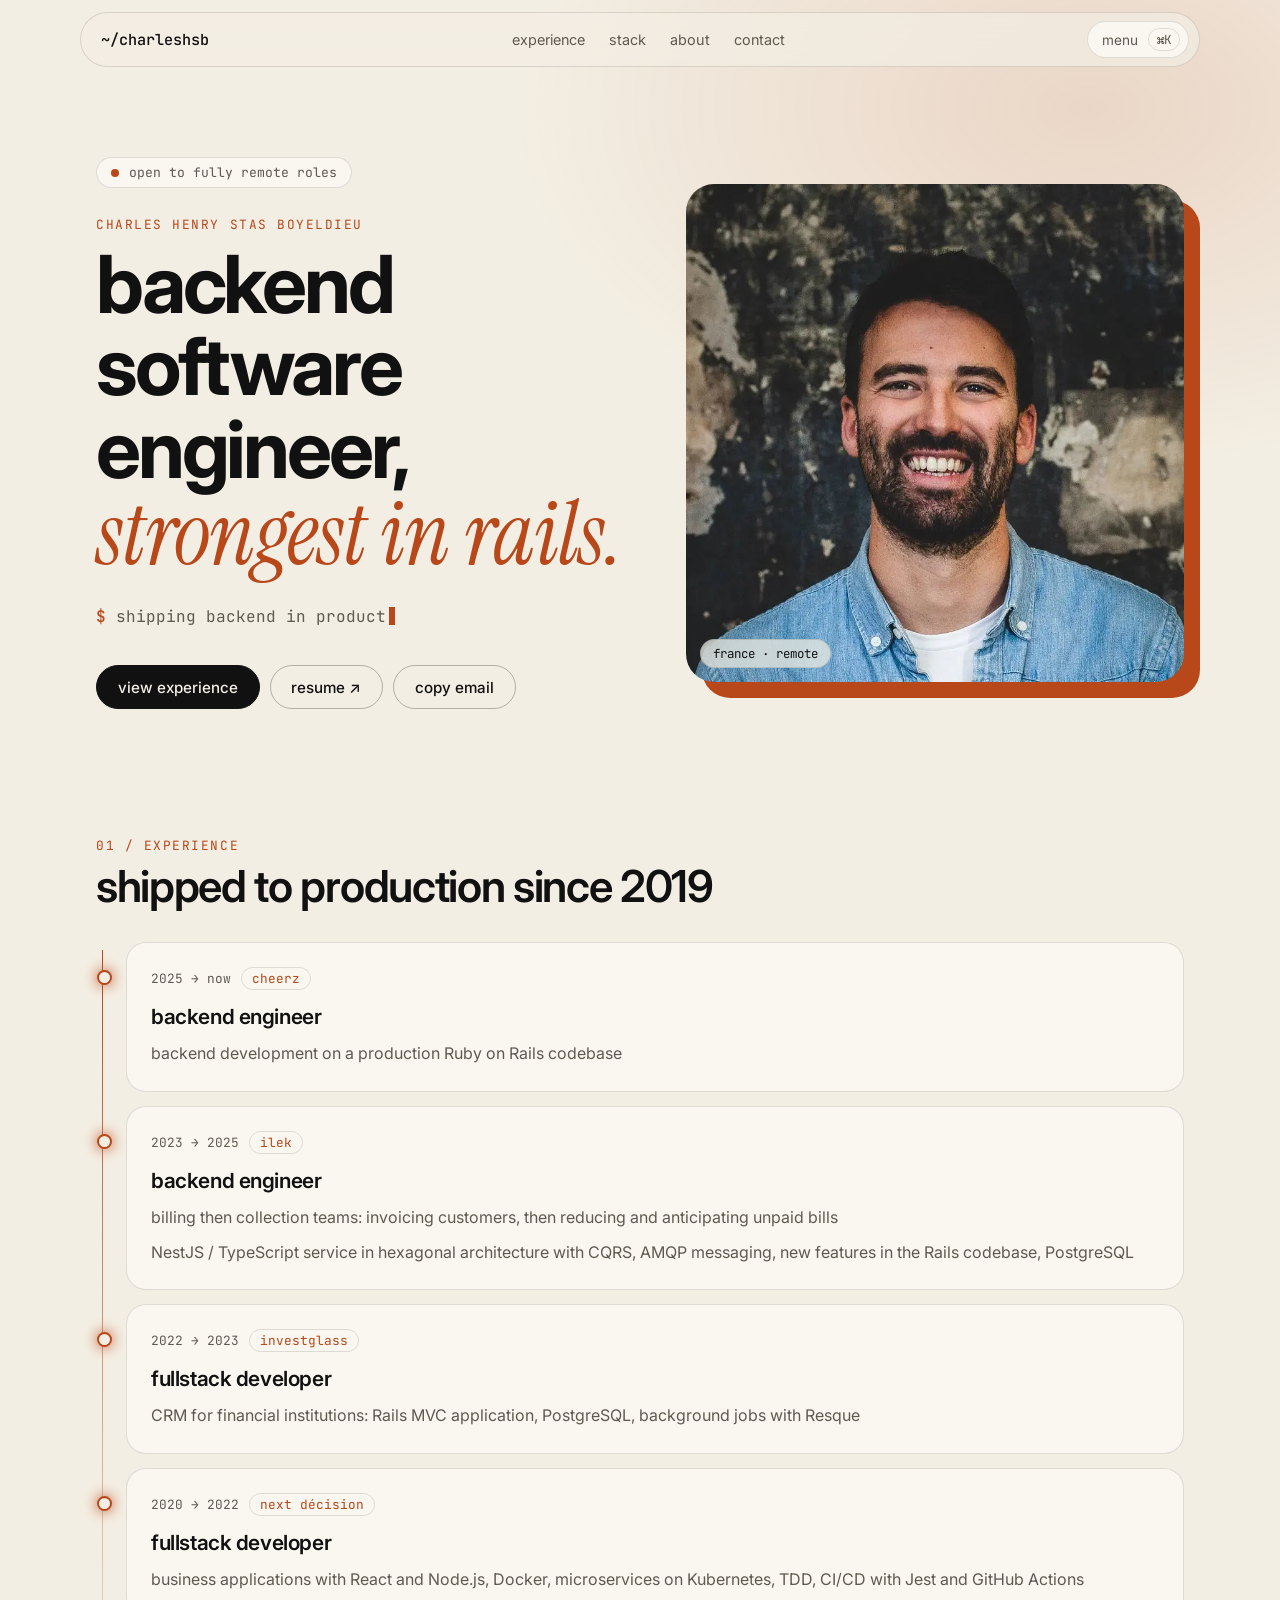
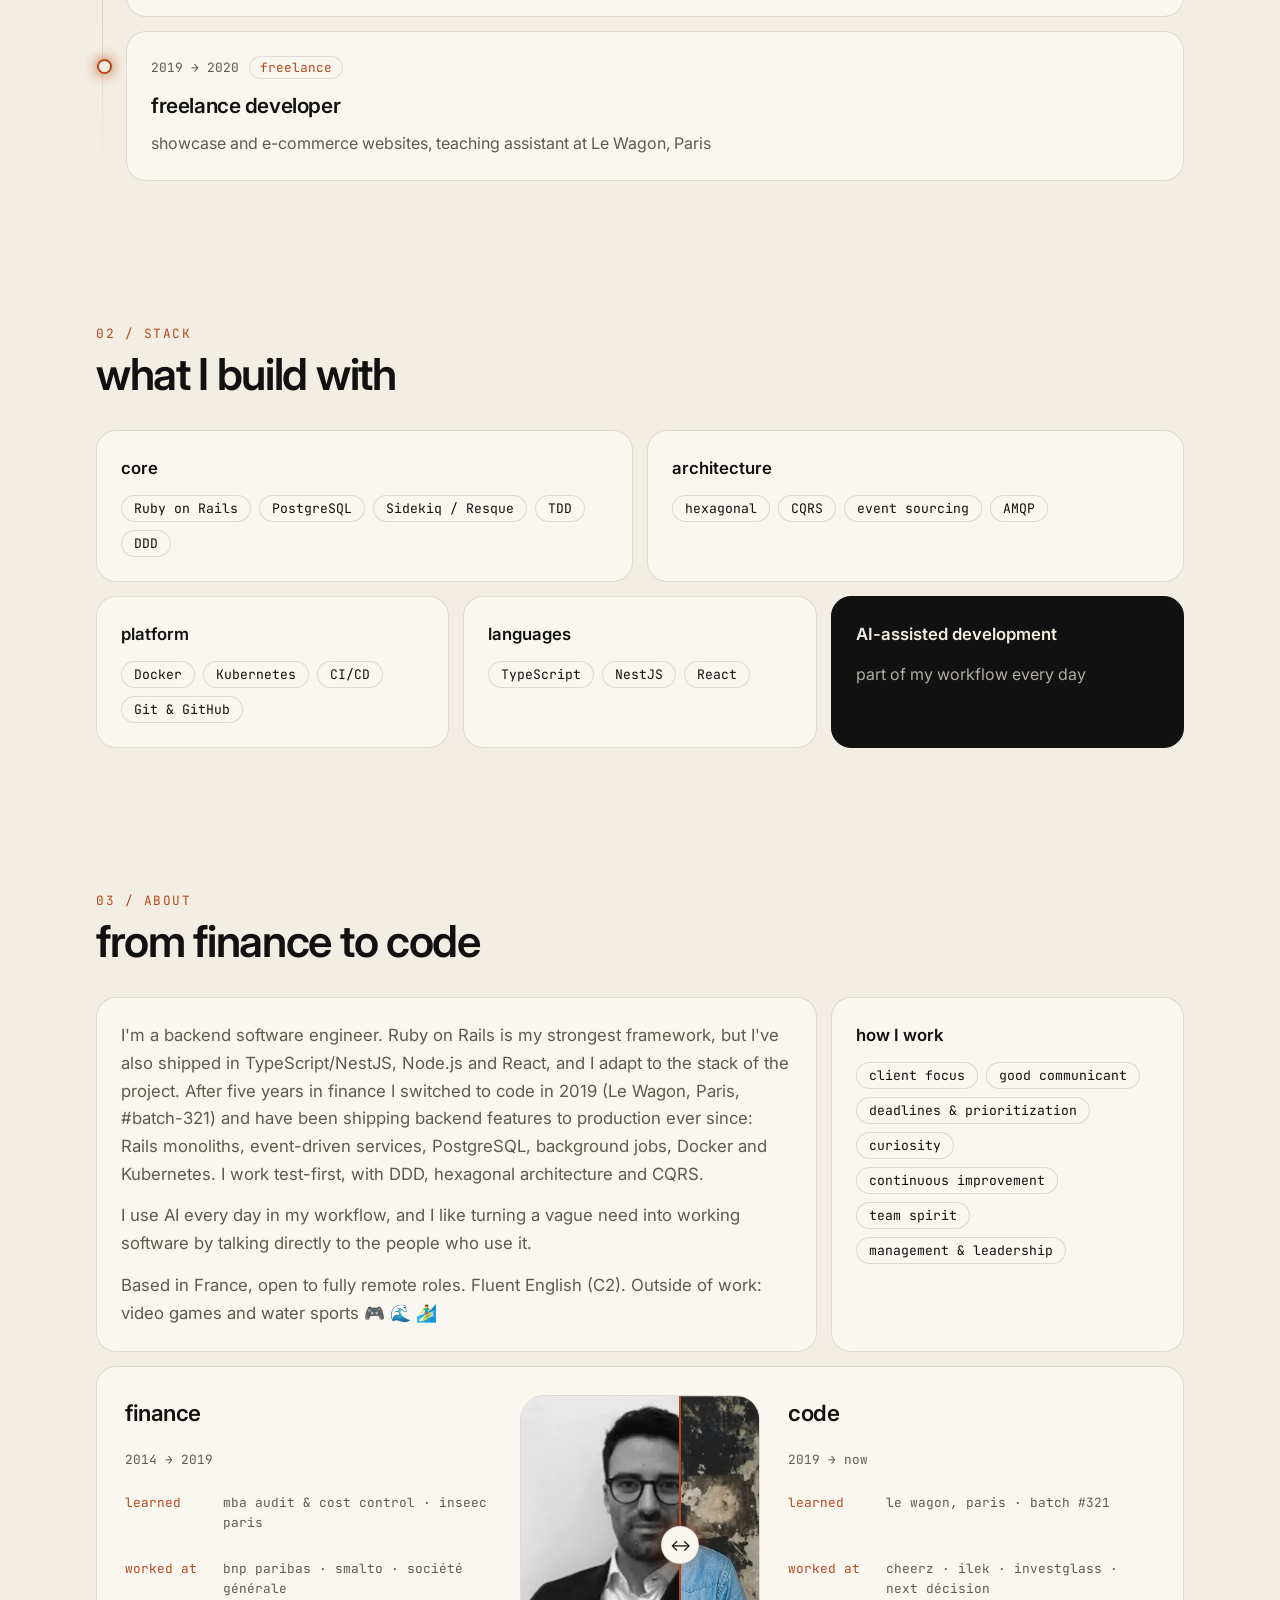
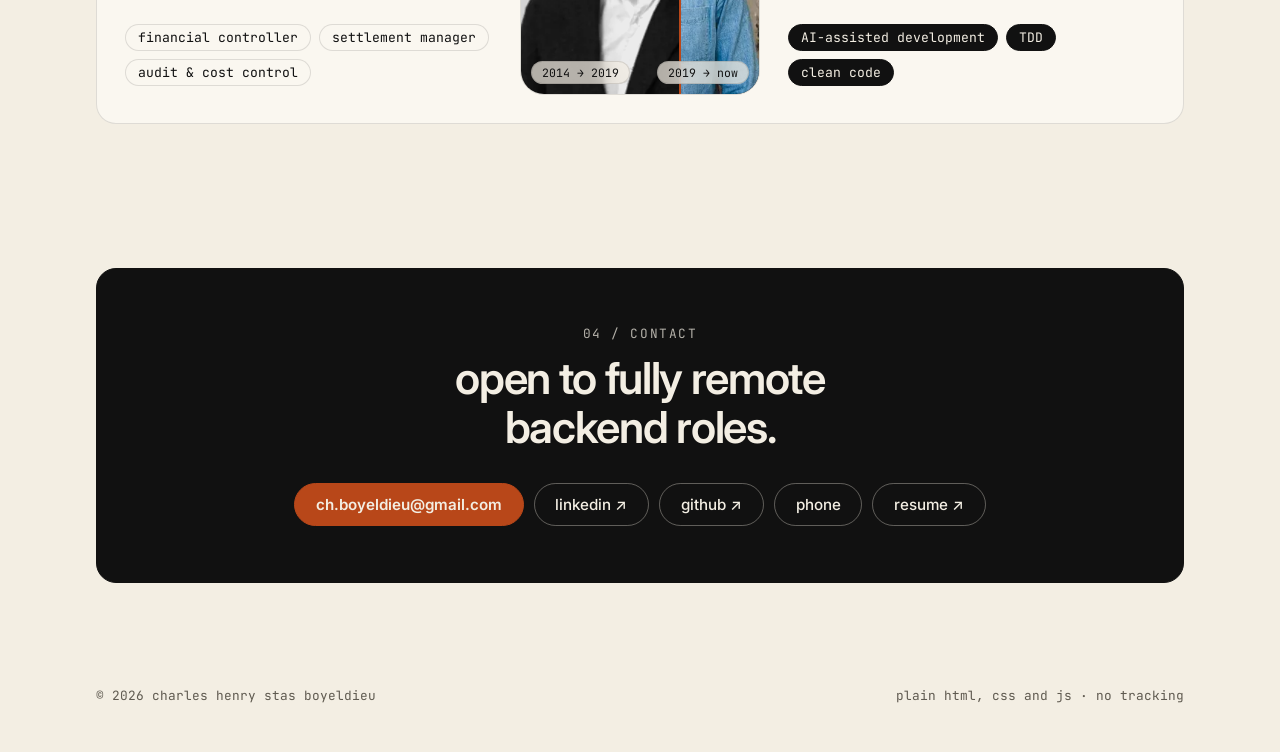
<file: index.html>
<!DOCTYPE html>
<html lang="en">
  <head>
    <meta charset="UTF-8">
    <meta name="viewport" content="width=device-width, initial-scale=1">
    <title>stas boyeldieu | backend software engineer</title>
    <meta name="description" content="Backend software engineer, strongest in Ruby on Rails, also TypeScript/NestJS. Builds with AI every day. Based in France, open to fully remote roles.">
    <meta name="theme-color" content="#f3eee3" media="(prefers-color-scheme: light)">
    <meta name="theme-color" content="#111111" media="(prefers-color-scheme: dark)">
    <link rel="icon" type="image/svg+xml" href="images/icon.svg?v=2">
    <link rel="icon" type="image/x-icon" sizes="32x32" href="images/favicon.ico?v=2">
    <link rel="apple-touch-icon" href="images/apple-touch-icon.png?v=2">
    <link rel="preload" as="image" href="images/portrait-lg.webp" fetchpriority="high">
    <link rel="preconnect" href="https://fonts.googleapis.com">
    <link rel="preconnect" href="https://fonts.gstatic.com" crossorigin>
    <link rel="stylesheet" href="https://fonts.googleapis.com/css2?family=Inter:wght@400;500;600;700&family=Instrument+Serif:ital@1&family=JetBrains+Mono:wght@400;500&display=swap">
    <link rel="stylesheet" href="css/style.css?v=7">
    <script>document.documentElement.classList.add('js')</script>
  </head>
  <body>
    <div class="aurora" aria-hidden="true"></div>

    <header class="nav">
      <a class="brand" href="#top">~/charleshsb</a>
      <nav aria-label="sections">
        <a href="#experience">experience</a>
        <a href="#stack">stack</a>
        <a href="#about">about</a>
        <a href="#contact">contact</a>
      </nav>
      <button class="kbd" type="button" data-open-palette aria-label="open the command menu">
        <span>menu</span><kbd>⌘K</kbd>
      </button>
    </header>

    <main id="top">
      <section class="hero">
        <div class="hero-text">
          <p class="status"><span class="dot"></span>open to fully remote roles</p>
          <p class="eyebrow">charles henry stas boyeldieu</p>
          <h1>backend software engineer, <span class="grad">strongest in rails.</span></h1>
          <p class="prompt"><b>$</b> <span id="typed">shipping backend in production</span><span class="cursor"></span></p>
          <div class="actions">
            <a class="btn primary" href="#experience">view experience</a>
            <a class="btn" href="images/cv/resume-stasboyeldieu.pdf" data-resume target="_blank" rel="noopener">resume ↗</a>
            <button class="btn" type="button" data-copy-email>copy email</button>
          </div>
        </div>
        <figure class="portrait">
          <img src="images/portrait-lg.webp" alt="portrait of charles henry stas boyeldieu" width="800" height="800" fetchpriority="high">
          <figcaption>france · remote</figcaption>
        </figure>
      </section>

      <section class="section" id="experience">
        <p class="eyebrow">01 / experience</p>
        <h2>shipped to production since 2019</h2>
        <div class="log">
          <article class="entry reveal">
            <div class="card">
              <div class="meta"><span class="date">2025 → now</span><span class="co">cheerz</span></div>
              <h3>backend engineer</h3>
              <p>backend development on a production Ruby on Rails codebase</p>
            </div>
          </article>
          <article class="entry reveal">
            <div class="card">
              <div class="meta"><span class="date">2023 → 2025</span><span class="co">ilek</span></div>
              <h3>backend engineer</h3>
              <p>billing then collection teams: invoicing customers, then reducing and anticipating unpaid bills</p>
              <p>NestJS / TypeScript service in hexagonal architecture with CQRS, AMQP messaging, new features in the Rails codebase, PostgreSQL</p>
            </div>
          </article>
          <article class="entry reveal">
            <div class="card">
              <div class="meta"><span class="date">2022 → 2023</span><span class="co">investglass</span></div>
              <h3>fullstack developer</h3>
              <p>CRM for financial institutions: Rails MVC application, PostgreSQL, background jobs with Resque</p>
            </div>
          </article>
          <article class="entry reveal">
            <div class="card">
              <div class="meta"><span class="date">2020 → 2022</span><span class="co">next décision</span></div>
              <h3>fullstack developer</h3>
              <p>business applications with React and Node.js, Docker, microservices on Kubernetes, TDD, CI/CD with Jest and GitHub Actions</p>
            </div>
          </article>
          <article class="entry reveal">
            <div class="card">
              <div class="meta"><span class="date">2019 → 2020</span><span class="co">freelance</span></div>
              <h3>freelance developer</h3>
              <p>showcase and e-commerce websites, teaching assistant at Le Wagon, Paris</p>
            </div>
          </article>
        </div>
      </section>

      <section class="section" id="stack">
        <p class="eyebrow">02 / stack</p>
        <h2>what I build with</h2>
        <div class="bento">
          <div class="card span-3 reveal">
            <h3>core</h3>
            <div class="chips"><span>Ruby on Rails</span><span>PostgreSQL</span><span>Sidekiq / Resque</span><span>TDD</span><span>DDD</span></div>
          </div>
          <div class="card span-3 reveal">
            <h3>architecture</h3>
            <div class="chips"><span>hexagonal</span><span>CQRS</span><span>event sourcing</span><span>AMQP</span></div>
          </div>
          <div class="card span-2 reveal">
            <h3>platform</h3>
            <div class="chips"><span>Docker</span><span>Kubernetes</span><span>CI/CD</span><span>Git &amp; GitHub</span></div>
          </div>
          <div class="card span-2 reveal">
            <h3>languages</h3>
            <div class="chips"><span>TypeScript</span><span>NestJS</span><span>React</span></div>
          </div>
          <div class="card span-2 ai reveal">
            <h3>AI-assisted development</h3>
            <p>part of my workflow every day</p>
          </div>
        </div>
      </section>

      <section class="section" id="about">
        <p class="eyebrow">03 / about</p>
        <h2>from finance to code</h2>
        <div class="bento">
          <div class="card span-4 reveal">
            <p class="lead">I'm a backend software engineer. Ruby on Rails is my strongest framework, but I've also shipped in TypeScript/NestJS, Node.js and React, and I adapt to the stack of the project. After five years in finance I switched to code in 2019 (Le Wagon, Paris, #batch-321) and have been shipping backend features to production ever since: Rails monoliths, event-driven services, PostgreSQL, background jobs, Docker and Kubernetes. I work test-first, with DDD, hexagonal architecture and CQRS.</p>
            <p class="lead">I use AI every day in my workflow, and I like turning a vague need into working software by talking directly to the people who use it.</p>
            <p class="lead">Based in France, open to fully remote roles. Fluent English (C2). Outside of work: video games and water sports 🎮 🌊 🏄‍♂️</p>
          </div>
          <div class="card span-2 reveal">
            <h3>how I work</h3>
            <div class="chips"><span>client focus</span><span>good communicant</span><span>deadlines &amp; prioritization</span><span>curiosity</span><span>continuous improvement</span><span>team spirit</span><span>management &amp; leadership</span></div>
          </div>
          <div class="card span-6 shift reveal">
            <div class="side before">
              <h3>finance</h3>
              <p class="era">2014 → 2019</p>
              <div class="fact"><span>learned</span><p>mba audit &amp; cost control · inseec paris</p></div>
              <div class="fact"><span>worked at</span><p>bnp paribas · smalto · société générale</p></div>
              <div class="chips"><span>financial controller</span><span>settlement manager</span><span>audit &amp; cost control</span></div>
            </div>
            <div class="compare">
              <img class="then" src="images/avatar/finance.webp" alt="charles henry during his finance career" width="320" height="400" loading="lazy">
              <img class="now" src="images/avatar/free.webp" alt="charles henry today" width="320" height="400" loading="lazy">
              <span class="handle" aria-hidden="true"></span>
              <span class="tag tag-then">2014 → 2019</span>
              <span class="tag tag-now">2019 → now</span>
              <input type="range" min="0" max="100" value="50" aria-label="slide to compare my photo during my finance years and today">
            </div>
            <div class="side after">
              <h3>code</h3>
              <p class="era">2019 → now</p>
              <div class="fact"><span>learned</span><p>le wagon, paris · batch #321</p></div>
              <div class="fact"><span>worked at</span><p>cheerz · ilek · investglass · next décision</p></div>
              <div class="chips"><span class="hl">AI-assisted development</span><span class="hl">TDD</span><span class="hl">clean code</span></div>
            </div>
          </div>
        </div>
      </section>

      <section class="section contact" id="contact">
        <div class="card cta reveal">
          <p class="eyebrow">04 / contact</p>
          <h2>open to fully remote backend roles.</h2>
          <div class="actions">
            <button class="btn primary" type="button" data-copy-email>ch.boyeldieu@gmail.com</button>
            <a class="btn" href="https://www.linkedin.com/in/charleshenry-stasboyeldieu/" target="_blank" rel="noopener">linkedin ↗</a>
            <a class="btn" href="https://github.com/charleshsb" target="_blank" rel="noopener">github ↗</a>
            <a class="btn" href="tel:+33659874451">phone</a>
            <a class="btn" href="images/cv/resume-stasboyeldieu.pdf" data-resume target="_blank" rel="noopener">resume ↗</a>
          </div>
        </div>
      </section>
    </main>

    <footer class="foot">
      <span>© 2026 charles henry stas boyeldieu</span>
      <span>plain html, css and js · no tracking</span>
    </footer>

    <dialog id="palette" aria-label="command menu">
      <input type="text" placeholder="type a command…" aria-label="filter commands" autocomplete="off">
      <ul></ul>
    </dialog>
    <div id="toast" role="status" aria-live="polite"></div>

    <script src="js/script.js?v=5"></script>
  </body>
</html>
</file>
<file: css/style.css>
@property --angle {
  syntax: "<angle>";
  inherits: false;
  initial-value: 0deg;
}

:root {
  color-scheme: light;
  --bg: #f3eee3;
  --surface: #faf7f0;
  --fg: #111111;
  --muted: #5f5a50;
  --line: rgba(17, 17, 17, 0.12);
  --card: #faf7f0;
  --a1: #b84719;
  --a2: #b84719;
  --a3: #b84719;
  --radius: 20px;
  --sans: 'Inter', system-ui, -apple-system, 'Segoe UI', sans-serif;
  --serif: 'Instrument Serif', Georgia, 'Times New Roman', serif;
  --mono: 'JetBrains Mono', ui-monospace, SFMono-Regular, Menlo, monospace;
}

@media (prefers-color-scheme: dark) {
  :root {
    color-scheme: dark;
    --bg: #111111;
    --surface: #1a1a18;
    --fg: #f3eee3;
    --muted: #a39d90;
    --line: rgba(243, 238, 227, 0.14);
    --card: #1a1a18;
    --a1: #e0571f;
    --a2: #e0571f;
    --a3: #e0571f;
  }
}

* {
  box-sizing: border-box;
}

html {
  scroll-padding-top: 88px;
}

@media (prefers-reduced-motion: no-preference) {
  html {
    scroll-behavior: smooth;
  }
}

body {
  margin: 0;
  overflow-x: hidden;
  background: var(--bg);
  color: var(--fg);
  font: 16px/1.65 var(--sans);
  -webkit-font-smoothing: antialiased;
}

h1, h2, h3, p, ul {
  margin: 0;
}

a {
  color: inherit;
}

::selection {
  background: var(--a2);
  color: #fff;
}

:focus-visible {
  outline: 2px solid var(--a1);
  outline-offset: 3px;
}

.aurora {
  position: fixed;
  inset: 0;
  z-index: -1;
  overflow: hidden;
  pointer-events: none;
}

.aurora::before {
  content: "";
  position: absolute;
  inset: 0;
  background: radial-gradient(45% 40% at 85% 12%, color-mix(in srgb, var(--a2) 14%, transparent), transparent);
}

.nav {
  position: sticky;
  top: 12px;
  z-index: 20;
  display: flex;
  align-items: center;
  justify-content: space-between;
  gap: 16px;
  width: calc(100% - 32px);
  max-width: 1120px;
  margin: 12px auto 0;
  padding: 8px 10px 8px 20px;
  border: 1px solid var(--line);
  border-radius: 999px;
  background: color-mix(in srgb, var(--bg) 72%, transparent);
  backdrop-filter: blur(14px);
}

.brand {
  font-family: var(--mono);
  font-size: 0.95rem;
  font-weight: 500;
  text-decoration: none;
}

.nav nav {
  display: flex;
  gap: 24px;
  font-size: 0.9rem;
  color: var(--muted);
}

.nav nav a {
  text-decoration: none;
  transition: color 0.2s;
}

.nav nav a:hover {
  color: var(--fg);
}

.kbd {
  display: inline-flex;
  align-items: center;
  gap: 10px;
  padding: 6px 8px 6px 14px;
  border: 1px solid var(--line);
  border-radius: 999px;
  background: var(--card);
  color: var(--muted);
  font: 0.85rem var(--sans);
  cursor: pointer;
}

.kbd:hover {
  color: var(--fg);
}

kbd {
  padding: 2px 8px;
  border: 1px solid var(--line);
  border-radius: 999px;
  font: 0.78rem var(--mono);
}

.hero {
  display: grid;
  grid-template-columns: 1.05fr 0.95fr;
  gap: 40px;
  align-items: center;
  max-width: 1120px;
  margin: 0 auto;
  padding: clamp(40px, 10vh, 104px) 16px 56px;
  overflow-x: clip;
}

.status {
  display: inline-flex;
  align-items: center;
  gap: 10px;
  padding: 6px 14px;
  border: 1px solid var(--line);
  border-radius: 999px;
  background: var(--card);
  color: var(--muted);
  font: 0.82rem var(--mono);
}

.dot {
  width: 8px;
  height: 8px;
  border-radius: 50%;
  background: var(--a2);
  animation: ping 2s ease-out infinite;
}

@keyframes ping {
  0% { box-shadow: 0 0 0 0 color-mix(in srgb, var(--a2) 55%, transparent); }
  100% { box-shadow: 0 0 0 10px transparent; }
}

.eyebrow {
  margin-top: 28px;
  color: var(--a1);
  font: 0.8rem var(--mono);
  letter-spacing: 0.12em;
  text-transform: uppercase;
}

.hero h1 {
  margin-top: 10px;
  font-size: clamp(2.5rem, 6.4vw, 5rem);
  font-weight: 700;
  line-height: 1.03;
  letter-spacing: -0.04em;
}

.grad {
  color: var(--a1);
  font: italic 400 1.1em/1 var(--serif);
  letter-spacing: -0.01em;
}

.prompt {
  margin-top: 28px;
  color: var(--muted);
  font: 1rem var(--mono);
  min-height: 1.7em;
}

.prompt b {
  color: var(--a1);
  font-weight: 500;
}

.cursor {
  display: inline-block;
  width: 0.6ch;
  height: 1.1em;
  margin-left: 3px;
  background: var(--a1);
  vertical-align: -0.17em;
  animation: blink 1s steps(1) infinite;
}

@keyframes blink {
  50% { opacity: 0; }
}

.actions {
  display: flex;
  flex-wrap: wrap;
  gap: 10px;
  margin-top: 32px;
}

.btn {
  display: inline-flex;
  align-items: center;
  gap: 8px;
  padding: 0.7rem 1.3rem;
  border: 1px solid color-mix(in srgb, var(--fg) 28%, transparent);
  border-radius: 999px;
  background: transparent;
  color: var(--fg);
  font: 500 0.95rem var(--sans);
  text-decoration: none;
  cursor: pointer;
  transition: transform 0.2s, border-color 0.2s, background 0.2s, color 0.2s;
}

.btn:hover {
  border-color: var(--fg);
  transform: translateY(-2px);
}

.btn.primary {
  border-color: var(--fg);
  background: var(--fg);
  color: var(--bg);
}

.btn.primary:hover {
  border-color: var(--a2);
  background: var(--a2);
  color: var(--bg);
}

.portrait {
  position: relative;
  margin: 0;
  aspect-ratio: 1;
  border-radius: 28px;
}

.portrait::before {
  content: "";
  position: absolute;
  inset: 16px -16px -16px 16px;
  z-index: -1;
  border-radius: 28px;
  background: var(--a2);
}

.portrait img {
  display: block;
  width: 100%;
  height: 100%;
  border-radius: 28px;
  object-fit: cover;
}

.portrait figcaption {
  position: absolute;
  left: 14px;
  bottom: 14px;
  padding: 5px 12px;
  border: 1px solid var(--line);
  border-radius: 999px;
  background: color-mix(in srgb, var(--bg) 70%, transparent);
  backdrop-filter: blur(10px);
  font: 0.78rem var(--mono);
}

.section {
  max-width: 1120px;
  margin: 0 auto;
  padding: 72px 16px;
}

.section .eyebrow {
  margin-top: 0;
}

.section h2 {
  margin: 8px 0 32px;
  font-size: clamp(1.8rem, 4vw, 2.75rem);
  font-weight: 600;
  line-height: 1.1;
  letter-spacing: -0.03em;
}

html.js .reveal {
  opacity: 0;
  translate: 0 24px;
  transition: opacity 0.7s ease, translate 0.7s ease;
}

html.js .reveal.in {
  opacity: 1;
  translate: 0 0;
}

.card {
  position: relative;
  overflow: hidden;
  padding: 24px;
  border: 1px solid var(--line);
  border-radius: var(--radius);
  background: var(--card);
  transition: border-color 0.3s;
}

.card::before {
  content: "";
  position: absolute;
  inset: 0;
  background: radial-gradient(420px circle at var(--mx, 50%) var(--my, 0%), color-mix(in srgb, var(--a2) 18%, transparent), transparent 60%);
  opacity: 0;
  transition: opacity 0.3s;
  pointer-events: none;
}

.card:hover {
  border-color: color-mix(in srgb, var(--a2) 45%, var(--line));
}

.card:hover::before {
  opacity: 1;
}

.card h3 {
  margin-bottom: 12px;
  font-size: 1.05rem;
  font-weight: 600;
}

.card p {
  color: var(--muted);
}

.card p + p {
  margin-top: 8px;
}

.log {
  position: relative;
  display: grid;
  gap: 14px;
  padding-left: 30px;
}

.log::before {
  content: "";
  position: absolute;
  top: 8px;
  bottom: 8px;
  left: 6px;
  width: 1px;
  background: linear-gradient(var(--a2), transparent);
}

.entry {
  position: relative;
}

.entry::after {
  content: "";
  position: absolute;
  top: 28px;
  left: -29px;
  width: 11px;
  height: 11px;
  border: 2px solid var(--a2);
  border-radius: 50%;
  background: var(--bg);
  box-shadow: 0 0 14px var(--a2);
}

.meta {
  display: flex;
  flex-wrap: wrap;
  align-items: center;
  gap: 10px;
  margin-bottom: 10px;
  font: 0.8rem var(--mono);
}

.date {
  color: var(--muted);
}

.co {
  padding: 2px 10px;
  border: 1px solid var(--line);
  border-radius: 999px;
  color: var(--a1);
}

.entry h3 {
  margin-bottom: 6px;
  font-size: 1.3rem;
  letter-spacing: -0.02em;
}

.bento {
  display: grid;
  grid-template-columns: repeat(6, 1fr);
  gap: 14px;
}

.span-2 { grid-column: span 2; }
.span-3 { grid-column: span 3; }
.span-4 { grid-column: span 4; }
.span-6 { grid-column: span 6; }

.chips {
  display: flex;
  flex-wrap: wrap;
  gap: 8px;
}

.chips span {
  padding: 4px 12px;
  border: 1px solid var(--line);
  border-radius: 999px;
  background: var(--card);
  font: 0.82rem var(--mono);
}

.card.ai {
  border-color: var(--fg);
  background: var(--fg);
  color: var(--bg);
}

.card.ai p {
  color: color-mix(in srgb, var(--bg) 70%, transparent);
}

.lead {
  color: var(--fg);
  font-size: 1.05rem;
}

.card p.lead + p.lead {
  margin-top: 14px;
}

.shift {
  display: grid;
  grid-template-columns: minmax(0, 1fr) 240px minmax(0, 1fr);
  grid-template-rows: repeat(5, auto);
  column-gap: 28px;
  row-gap: 10px;
  padding: 28px;
}

.side {
  display: grid;
  grid-row: 1 / span 5;
  grid-template-rows: subgrid;
}

.side.before { grid-column: 1; }
.side.after { grid-column: 3; }

.compare {
  grid-column: 2;
  grid-row: 1 / span 5;
  align-self: center;
}

.side h3 {
  margin: 0;
  font-size: 1.4rem;
  letter-spacing: -0.02em;
}

.era {
  font: 0.8rem var(--mono);
  color: var(--muted);
}

.fact {
  display: grid;
  grid-template-columns: 84px 1fr;
  gap: 14px;
  margin-top: 6px;
  font: 0.8rem/1.6 var(--mono);
}

.fact span {
  color: var(--a1);
}

.fact p {
  margin: 0;
}

.side .chips {
  align-content: start;
  margin-top: 6px;
}

.chips .hl {
  border-color: var(--fg);
  background: var(--fg);
  color: var(--bg);
}

.compare {
  position: relative;
  aspect-ratio: 4 / 5;
  overflow: hidden;
  border: 1px solid var(--line);
  border-radius: 24px;
  --pos: 50%;
}

.compare img {
  position: absolute;
  inset: 0;
  width: 100%;
  height: 100%;
  object-fit: cover;
}

.compare .then {
  filter: grayscale(1) contrast(1.05) brightness(0.92);
}

.compare .now {
  clip-path: inset(0 0 0 var(--pos));
}

.compare input {
  position: absolute;
  inset: 0;
  z-index: 2;
  width: 100%;
  height: 100%;
  margin: 0;
  opacity: 0;
  cursor: ew-resize;
}

.compare:focus-within {
  outline: 2px solid var(--a1);
  outline-offset: 3px;
}

.handle {
  position: absolute;
  top: 0;
  bottom: 0;
  left: var(--pos);
  z-index: 1;
  width: 2px;
  background: linear-gradient(var(--a1), var(--a3));
  translate: -1px 0;
  pointer-events: none;
}

.handle::after {
  content: "↔";
  position: absolute;
  top: 50%;
  left: 50%;
  display: grid;
  place-items: center;
  width: 36px;
  height: 36px;
  border: 1px solid var(--line);
  border-radius: 50%;
  background: var(--surface);
  color: var(--fg);
  box-shadow: 0 0 20px color-mix(in srgb, var(--a2) 50%, transparent);
  translate: -50% -50%;
}

.compare figcaption,
.compare .tag {
  position: absolute;
  bottom: 10px;
  z-index: 1;
  padding: 3px 10px;
  border: 1px solid var(--line);
  border-radius: 999px;
  background: color-mix(in srgb, var(--bg) 72%, transparent);
  backdrop-filter: blur(8px);
  font: 0.72rem var(--mono);
  pointer-events: none;
}

.tag-then { left: 10px; }
.tag-now { right: 10px; }

.cta {
  padding: clamp(28px, 6vw, 56px);
  border-color: var(--fg);
  background: var(--fg);
  color: var(--bg);
  text-align: center;
}

.cta .eyebrow {
  color: color-mix(in srgb, var(--bg) 72%, transparent);
}

.cta .btn {
  border-color: color-mix(in srgb, var(--bg) 35%, transparent);
  color: var(--bg);
}

.cta .btn:hover {
  border-color: var(--bg);
}

.cta .btn.primary {
  border-color: var(--a2);
  background: var(--a2);
  color: var(--bg);
  font-weight: 600;
}

.cta h2 {
  margin: 12px auto 0;
  max-width: 18ch;
}

.cta .actions {
  justify-content: center;
}

.foot {
  display: flex;
  flex-wrap: wrap;
  justify-content: space-between;
  gap: 8px;
  max-width: 1120px;
  margin: 0 auto;
  padding: 32px 16px 48px;
  color: var(--muted);
  font: 0.8rem var(--mono);
}

dialog {
  width: min(560px, 92vw);
  margin: 14vh auto auto;
  padding: 0;
  border: 1px solid var(--line);
  border-radius: 16px;
  background: var(--surface);
  color: var(--fg);
  overflow: hidden;
}

dialog::backdrop {
  background: rgba(0, 0, 0, 0.55);
  backdrop-filter: blur(4px);
}

dialog input {
  width: 100%;
  padding: 16px 18px;
  border: 0;
  border-bottom: 1px solid var(--line);
  background: transparent;
  color: var(--fg);
  font: 1rem var(--mono);
  outline: none;
}

dialog ul {
  max-height: 320px;
  padding: 6px;
  overflow-y: auto;
  list-style: none;
}

dialog li {
  padding: 10px 12px;
  border-radius: 10px;
  color: var(--muted);
  cursor: pointer;
}

dialog li.active,
dialog li:hover {
  background: var(--card);
  color: var(--fg);
}

#toast {
  position: fixed;
  left: 50%;
  bottom: 24px;
  z-index: 40;
  padding: 8px 16px;
  border: 1px solid var(--line);
  border-radius: 999px;
  background: var(--surface);
  font: 0.85rem var(--mono);
  opacity: 0;
  translate: -50% 12px;
  transition: opacity 0.25s, translate 0.25s;
  pointer-events: none;
}

#toast.show {
  opacity: 1;
  translate: -50% 0;
}

@media (max-width: 860px) {
  .hero {
    grid-template-columns: 1fr;
    gap: 36px;
  }

  .portrait {
    width: calc(100% - 16px);
    max-width: 364px;
  }

  .nav nav {
    display: none;
  }

  .span-2, .span-3, .span-4, .span-6 {
    grid-column: span 6;
  }

  .shift {
    grid-template-columns: minmax(0, 1fr);
    grid-template-rows: none;
    row-gap: 24px;
    padding: 20px;
  }

  .side {
    display: block;
    grid-row: auto;
  }

  .side.before,
  .side.after,
  .compare {
    grid-column: 1;
  }

  .compare {
    grid-row: auto;
    width: min(100%, 260px);
    margin: 0 auto;
  }

  .side .chips {
    margin-top: 14px;
  }
}

@media (prefers-reduced-motion: reduce) {
  *, *::before, *::after {
    animation: none !important;
    transition: none !important;
  }

  html.js .reveal {
    opacity: 1;
    translate: none;
  }
}
</file>
